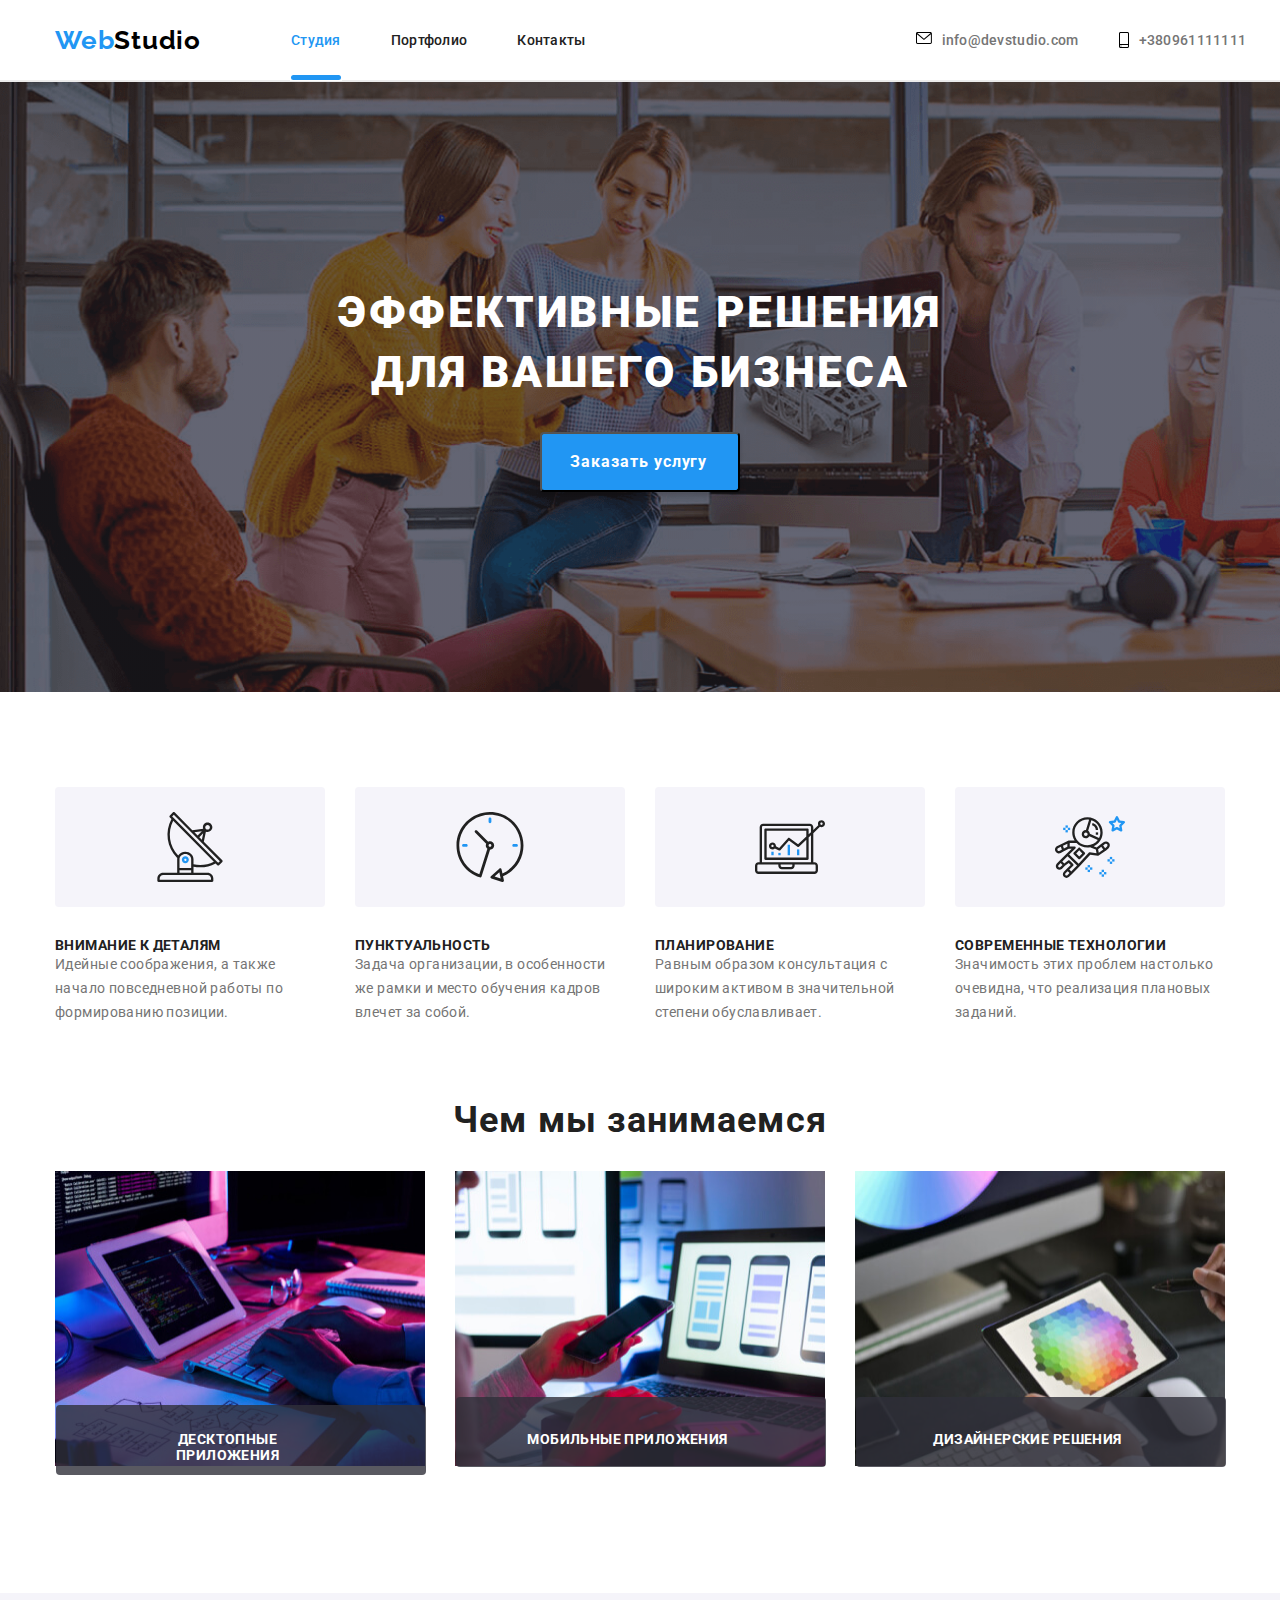
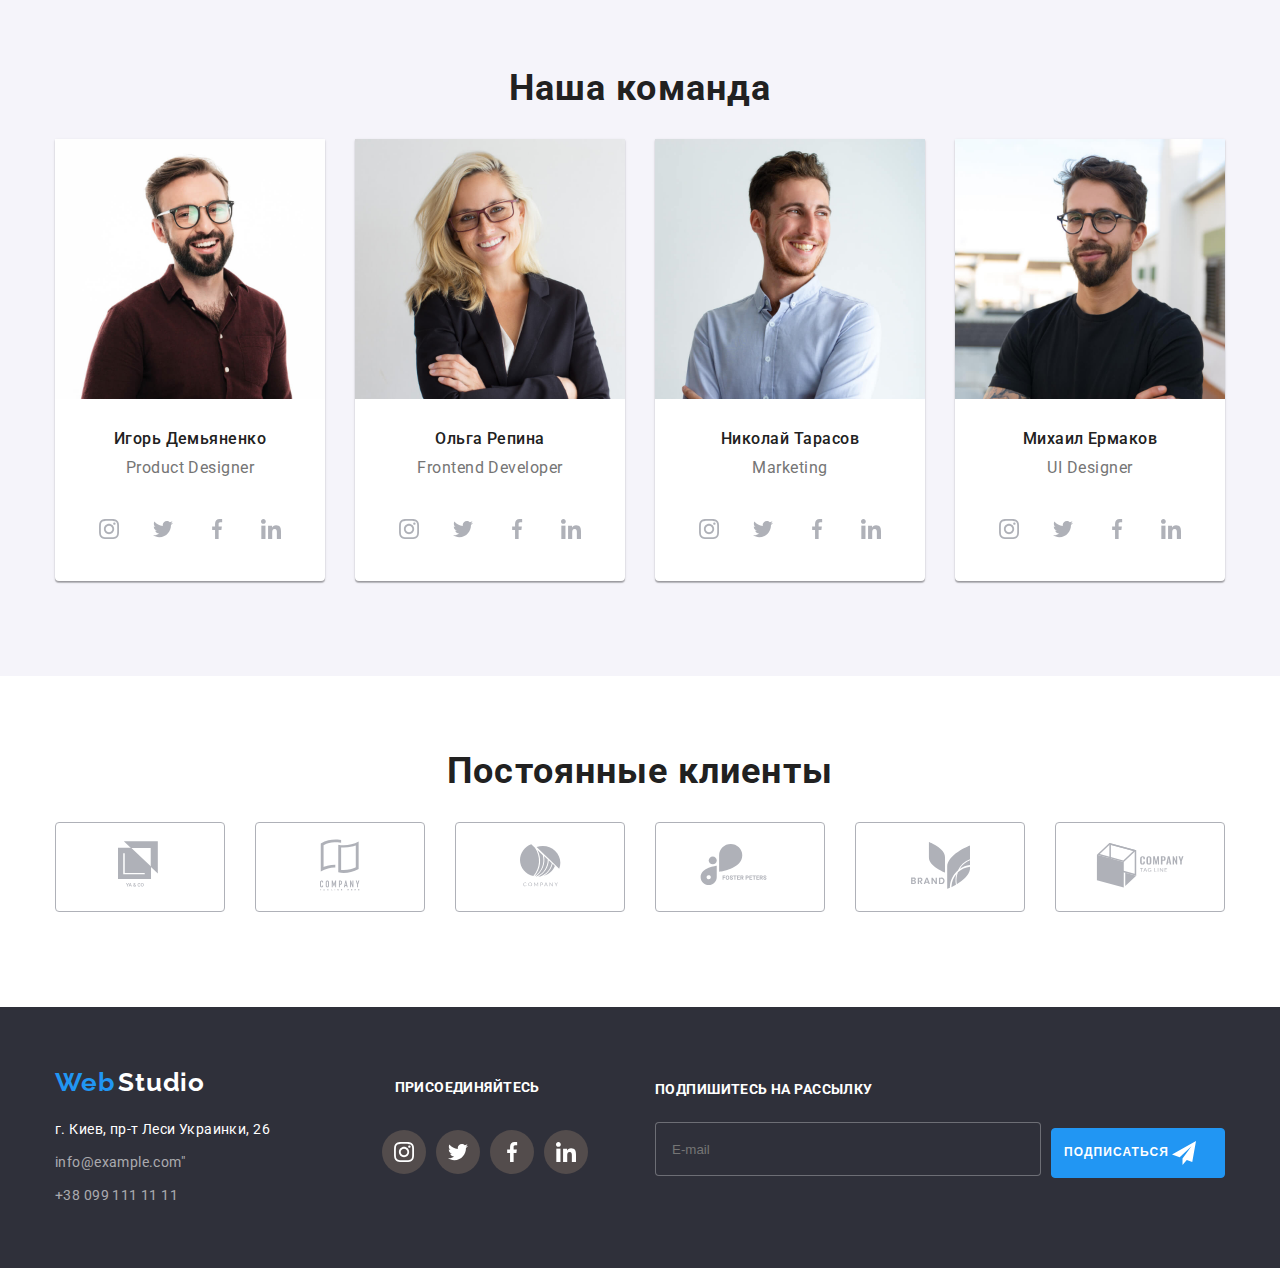
<file: index.html>
<!DOCTYPE html>
<html lang="ru">
  <head>
    <meta charset="UTF-8" />
    <meta name="viewport" content="width=device-width, initial-scale=1.0" />
    <link
      href="https://fonts.googleapis.com/css2?family=Raleway:wght@700&family=Roboto:wght@400;500;700;900&display=swap"
      rel="stylesheet"
    />
    <link rel="stylesheet" href="./css/styles.css" />
    <title>Web Studio</title>
  </head>
  <body>
    <!--HEADER-->
    <header class="header">
 <div class="container">
      <nav class="navigation" >
        <a class="logo list link" href="">Web</a>
        <a class="logo-1 list link" href="">Studio</a>
        <ul class="navigation-list list">
          <li class="navigation-list-item">
            <a class="navigation-list-link link">
             <a href="" class="menu-link">Студия</a></a>
          </li>
          <li class="navigation-list-item">
            <a class="navigation-list-link link">
              <a href="./portfolio.html" class="menu-link-1">Портфолио</a>
          </a>  
        </li>
          <li class="navigation-list-item">
            <a class="navigation-list-link link">
              <a href="" class="menu-link-1">Контакты</a>
          </a></li>
        </ul>
      <address class="address" >
        <div class="header-tel">
          <div class="add-1">
           <a class="header-tel-link link add-1" href="mailto:info@devstudio.com" width="161">info@devstudio.com 
              <svg class="add-svg-1" width="16" height="12">
          <use href="./images/sprite-svg.svg#icon-envelope"> </use>
                    </svg>  
                  </a> </div>
                  <div class="add-2">
                    <a class="header-tel-link link add-2" href="tel:+380961111111" width="142">+380961111111
            <svg class="add-svg-2" width="10" height="16">
                      <use href="./images/sprite-svg.svg#icon-smartphone"></use>
                  </svg> 
                </a>  </div>
        </div>
       </address>
      </nav> 
    </div> 
    </header>
    <main>
      <!--HERO-->
      <section class="section-heading">
      <div class="container">
          <h1 class="heading">Эффективные решения <br> для вашего бизнеса </h1>
          <button class="modal-btn" type="button" data-modal-open >Заказать услугу</button>
        </div>
      </section>
      <!--DETAILS-->
      <section class="section-details">
        <div class="container">
          <ul class="navigation-list list">
            <li class="about-details">
              <div class="details-1">
              <b class="about-details-heading">Внимание к деталям</b>
              <p class="about-details-text" >Идейные соображения, а также начало повседневной работы по формированию позиции.</p>
            </div></li>
            <li class="about-details">
              <div class="details-2">
              <b class="about-details-heading">Пунктуальность</b>
              <p class="about-details-text" >Задача организации, в особенности же рамки и место обучения кадров влечет за собой.</p>
            </div> </li>
            <li class="about-details" >
              <div class="details-3"> 
                <b class="about-details-heading">Планирование</b>
              <p class="about-details-text" >Равным образом консультация с широким активом в значительной степени обуславливает.</p>
            </div>  </li>
            <li class="about-details" >
              <div class="details-4"> 
                 <b class="about-details-heading">Современные технологии</b>
              <p class="about-details-text">Значимость этих проблем настолько очевидна, что реализация плановых заданий.</p>
            </div>  </li>
          </ul>
        </div>
      </section>

       <!--OUR WORK-->
       <section class="section-work">
        <div class="container"> 
        <h2 class="section-work-heading">Чем мы занимаемся</h2>
        <ul class="section-work-list list">
          <li class="images-work-item">
            <img class="work-img" src="./images/our-work/img-desktopapp.jpg" alt="ноутбук" width="370" height="295">
               <p class="for-img-1">Десктопные приложения</p>
            </li>
             <li class="images-work-item">
            <img class="work-img" src="./images/our-work/img-mobileapp.jpg" alt="мобильный телефон" width="370" height="295">
          <p class="for-img-1">Мобильные приложения</p>
         </li>
           <li class="images-work-item">
             <img class="work-img" src="./images/our-work/img-design.jpg" alt="монитор компьютера" width="370" height="295">
           <p class="for-img-1">Дизайнерские решения</p> 
           </li>
           </ul>
        </div>
      </section>

      <!-- OUR COMAND -->
      <section class="section-command">
      <div class="container">
        <h2 class="section-command-heading">Наша команда</h2>
           <ul class="section-command-list list">
          <li class="command-item">
            <img src="./images/we/img-igor.jpg" alt="дизайнер продукта" width="270" height="260" />
            <div class="section-command-social">
            <h3 class="section-command-name">Игорь Демьяненко</h3>
            <p class="section-command-proffesion" lang="en">Product Designer</p>
              <ul class="social-list list">
              <li class="social-list-item">
                  <a class="social-list-link" href="">
                   <svg class="social-list-svg">
                          <use href="./images/sprite-svg.svg#icon-instagram"></use>
                      </svg>
                  </a>
              </li>
              <li class="social-list-item">
                  <a class="social-list-link" href="">
                      <svg class="social-list-svg">
                          <use href="./images/sprite-svg.svg#icon-twitter"></use>
                      </svg>
                  </a>
              </li>
              <li class="social-list-item">
                  <a class="social-list-link" href="">
                      <svg class="social-list-svg">
                          <use href="./images/sprite-svg.svg#icon-facebook"></use>
                      </svg>
                  </a>
              </li>
              <li class="social-list-item">
                  <a class="social-list-link" href="">
                      <svg class="social-list-svg">
                          <use href="./images/sprite-svg.svg#icon-linkedin"></use>
                      </svg>
                  </a>
              </li>
          </ul>
        </div>
      </li>
          <li class="command-item">
            <img src="./images/we/img-olga.jpg" alt="фронтенд-разработчик" width="270" height="260" />
            <div class="section-command-social">
               <h3 class="section-command-name">Ольга Репина</h3>
            <p class="section-command-proffesion" lang="en">Frontend Developer</p>
            <ul class="social-list list">
              <li class="social-list-item">
                  <a class="social-list-link" href="">
                      <svg class="social-list-svg">
                          <use href="./images/sprite-svg.svg#icon-instagram"></use>
                      </svg>
                  </a>
              </li>
              <li class="social-list-item">
                  <a class="social-list-link" href="">
                      <svg class="social-list-svg">
                          <use href="./images/sprite-svg.svg#icon-twitter"></use>
                      </svg>
                  </a>
              </li>
              <li class="social-list-item">
                  <a class="social-list-link" href="">
                      <svg class="social-list-svg">
                          <use href="./images/sprite-svg.svg#icon-facebook"></use>
                      </svg>
                  </a>
              </li>
              <li class="social-list-item">
                  <a class="social-list-link" href="">
                      <svg class="social-list-svg">
                          <use href="./images/sprite-svg.svg#icon-linkedin"></use>
                      </svg>
                  </a>
              </li>
          </ul>
        </div>
          <li class="command-item" >
            <img src="./images/we/img-nik.jpg" alt="маркетолог" width="270" height="260" />
            <div class="section-command-social">
            <h3 class="section-command-name">Николай Тарасов</h3>
            <p class="section-command-proffesion" lang="en">Marketing</p>
            <ul class="social-list list">
              <li class="social-list-item">
                  <a class="social-list-link" href="">
                      <svg class="social-list-svg">
                          <use href="./images/sprite-svg.svg#icon-instagram"></use>
                      </svg>
                  </a>
              </li>
              <li class="social-list-item">
                  <a class="social-list-link" href="">
                      <svg class="social-list-svg">
                          <use href="./images/sprite-svg.svg#icon-twitter"></use>
                      </svg>
                  </a>
              </li>
              <li class="social-list-item">
                  <a class="social-list-link" href="">
                      <svg class="social-list-svg">
                          <use href="./images/sprite-svg.svg#icon-facebook"></use>
                      </svg>
                  </a>
              </li>
              <li class="social-list-item">
                  <a class="social-list-link" href="">
                      <svg class="social-list-svg">
                          <use href="./images/sprite-svg.svg#icon-linkedin"></use>
                      </svg>
                  </a>
              </li>
          </ul> 
        </div>
          </li>
          <li class="command-item">
            <img src="./images/we/img-mikle.jpg" alt="дизайнер интерфейса" width="270" height="260" />
            <div class="section-command-social">
               <h3 class="section-command-name">Михаил Ермаков</h3>
            <p class="section-command-proffesion" lang="en">UI Designer</p>
              <ul class="social-list list">
              <li class="social-list-item">
                  <a class="social-list-link" href="">
                      <svg class="social-list-svg">
                          <use href="./images/sprite-svg.svg#icon-instagram"></use>
                      </svg>
                  </a>
              </li>
              <li class="social-list-item">
                  <a class="social-list-link" href="">
                      <svg class="social-list-svg">
                          <use href="./images/sprite-svg.svg#icon-twitter"></use>
                      </svg>
                  </a>
              </li>
              <li class="social-list-item">
                  <a class="social-list-link" href="">
                      <svg class="social-list-svg">
                          <use href="./images/sprite-svg.svg#icon-facebook"></use>
                      </svg>
                  </a>
              </li>
              <li class="social-list-item">
                  <a class="social-list-link" href="">
                      <svg class="social-list-svg">
                          <use href="./images/sprite-svg.svg#icon-linkedin"></use>
                      </svg>
                  </a>
              </li>
          </ul>
        </div>
      </li>
    </ul>
</div>
</section>

      <!--OUR CLIENTS-->
      <section class="section-clients">
        <div class="container"> 
        <h2 class="section-our-clients">Постоянные клиенты</h2>
        <ul class="section-clients-list list">
         <div class="clients-elements">
            <li class="images-client">
            <a class="images-client-link" href="">
                <svg class="client-svg-1" >
                    <use href="./images/sprite-svg.svg#icon-logo-1"></use>
                </svg>
            </a>
        </li> 
         <li class="images-client">
            <a class="images-client-link" href="">
                <svg class="client-svg-2">
                    <use href="./images/sprite-svg.svg#icon-logo-2"></use>
                </svg>
            </a>
        </li>
        <li class="images-client">
          <a class="images-client-link" href="">
              <svg class="client-svg-3">
                  <use href="./images/sprite-svg.svg#icon-object"></use>
              </svg>
          </a>
      </li>
      <li class="images-client">
        <a class="images-client-link" href="">
            <svg class="client-svg-4">
                <use href="./images/sprite-svg.svg#icon-logo-4"></use>
            </svg>
        </a>
    </li>
      <li class="images-client">
        <a class="images-client-link" href="">
            <svg class="client-svg-5">
                <use href="./images/sprite-svg.svg#icon-logo-5"></use>
            </svg>
        </a>
    </li>
    <li class="images-client">
      <a class="images-client-link" href="">
          <svg class="client-svg-6">
              <use href="./images/sprite-svg.svg#icon-logo-6"></use>
          </svg>
      </a>
  </li></div>
        </ul>
        </div>
      </section>
    </main>

   <!-- CONTACT INFO -->
 <footer class="footer">
  <div class="container">
    <div class="contact-all">
   <div class="contact-info">
    <a class="logo link" href="">Web</a>
     <a class="logo-1 link" href="">Studio </a>
     <address class="address">
      <ul class="address-list list link">
        <li class="address-list-item">
          <a class="address-location link" href="г. Киев, пр-т Леси Украинки, 26" target="_blank">г. Киев, пр-т Леси Украинки, 26</a>
        </li>
        <li class="address-list-item">
          <a class="address-mail link" href="mailto:info@example.com">info@example.com"</a>
        </li>
        <li>
          <a class="address-tel link" href="tel:+380991111111">+38 099 111 11 11</a>
        </li>
      </ul>
    </address>
  </div> 
  <div class="social">
   <a class="logo-0">ПРИСОЕДИНЯЙТЕСЬ</a>
  <ul class="social-list list">
    <li class="social-list-item">
      <a class="social-list-link" href="">
          <div class="svg"><svg class="social-list-svg">
              <use href="./images/sprite-svg.svg#icon-instagram"></use>
          </svg></div>
      </a>
  </li>
  <li class="social-list-item">
      <a class="social-list-link" href="">
          <svg class="social-list-svg">
              <use href="./images/sprite-svg.svg#icon-twitter"></use>
          </svg>
      </a>
  </li>
  <li class="social-list-item">
      <a class="social-list-link" href="">
          <svg class="social-list-svg">
              <use href="./images/sprite-svg.svg#icon-facebook"></use>
          </svg>
      </a>
  </li>
  <li class="social-list-item">
      <a class="social-list-link" href="">
          <svg class="social-list-svg">
              <use href="./images/sprite-svg.svg#icon-linkedin"></use>
          </svg>
      </a>
  </li>  
 </ul>
  </div>
  <!-- CONTACT FORM -->
  <div class="contact-form-wrapper">
          <a class="text-footer">Подпишитесь на рассылку</a>
          <form action="#" class="contact-form">
              <label class="modal-form-field">
               <span class="modal-form-field-wrapper">
               <input type="tel" name="user-phone" placeholder="E-mail" class="modal-form-input-1" required>
           </span>  
           </label> 
       <button type="submit" class="modal-form-btn-f">Подписаться</button> 
      </form>
     </div> </div></div>
    </footer>
  <div class="backdrop is-hidden" data-modal>
    <div class="modal">
        <button type="button" class="close-btn" data-modal-close> <svg class="btn-svg" width="11" height="11" >
          <use href="./images/sprite-svg.svg#icon-vector-x"></use>
      </svg></button>
      <form action="#" class="modal-form">
        <h2 class="for-contact">Оставьте свои данные, мы вам перезвоним</h2>
        <div class="form-1">
           <label class="modal-form-field">
           Имя
            <span class="modal-form-field-wrapper">
                <input type="text" name="user-name" class="modal-form-input" required>
                <svg width="18" height="18" class="modal-form-svg-icon">
                    <use href="./images/sprite-svg.svg#icon-vector"></use>
                </svg>
            </span>
        </label>
        <label class="modal-form-field">
            Телефон
            <span class="modal-form-field-wrapper">
            <input type="tel" name="user-phone" class="modal-form-input" required>
            <svg width="18" height="18" class="modal-form-svg-icon">
              <use href="./images/sprite-svg.svg#icon-vector-1"></use>
          </svg>
        </span>
        </label>
        <label class="modal-form-field">
         Почта
          <span class="modal-form-field-wrapper">
          <input type="tel" name="user-phone" class="modal-form-input" required>
          <svg width="18" height="18" class="modal-form-svg-icon">
            <use href="./images/sprite-svg.svg#icon-email-black"></use>
        </svg>
      </span>
      </label>
      <label class="modal-form-field">
      Комментарий  
     <div class="modal-form-text"><textarea name="user-message" id="" cols="60" rows="20" placeholder="Введите текст" class="modal-form-message"></textarea>
     </div> </label> 
     <input type="checkbox" name="user-policy" value="accept-policy" id="check-policy"
     class="modal-form-policy visually-hidden">
     <label for="check-policy" class="modal-form-policy-label">
            Соглашаюсь с рассылкой и принимаю <a href="#">Условия договора</a>
        </label>
        <button type="submit" class="modal-form-btn">Отправить</button>
      </div> </form>
</div>

  <script src="./js/modal.js"></script>

</body>
</html>
</file>
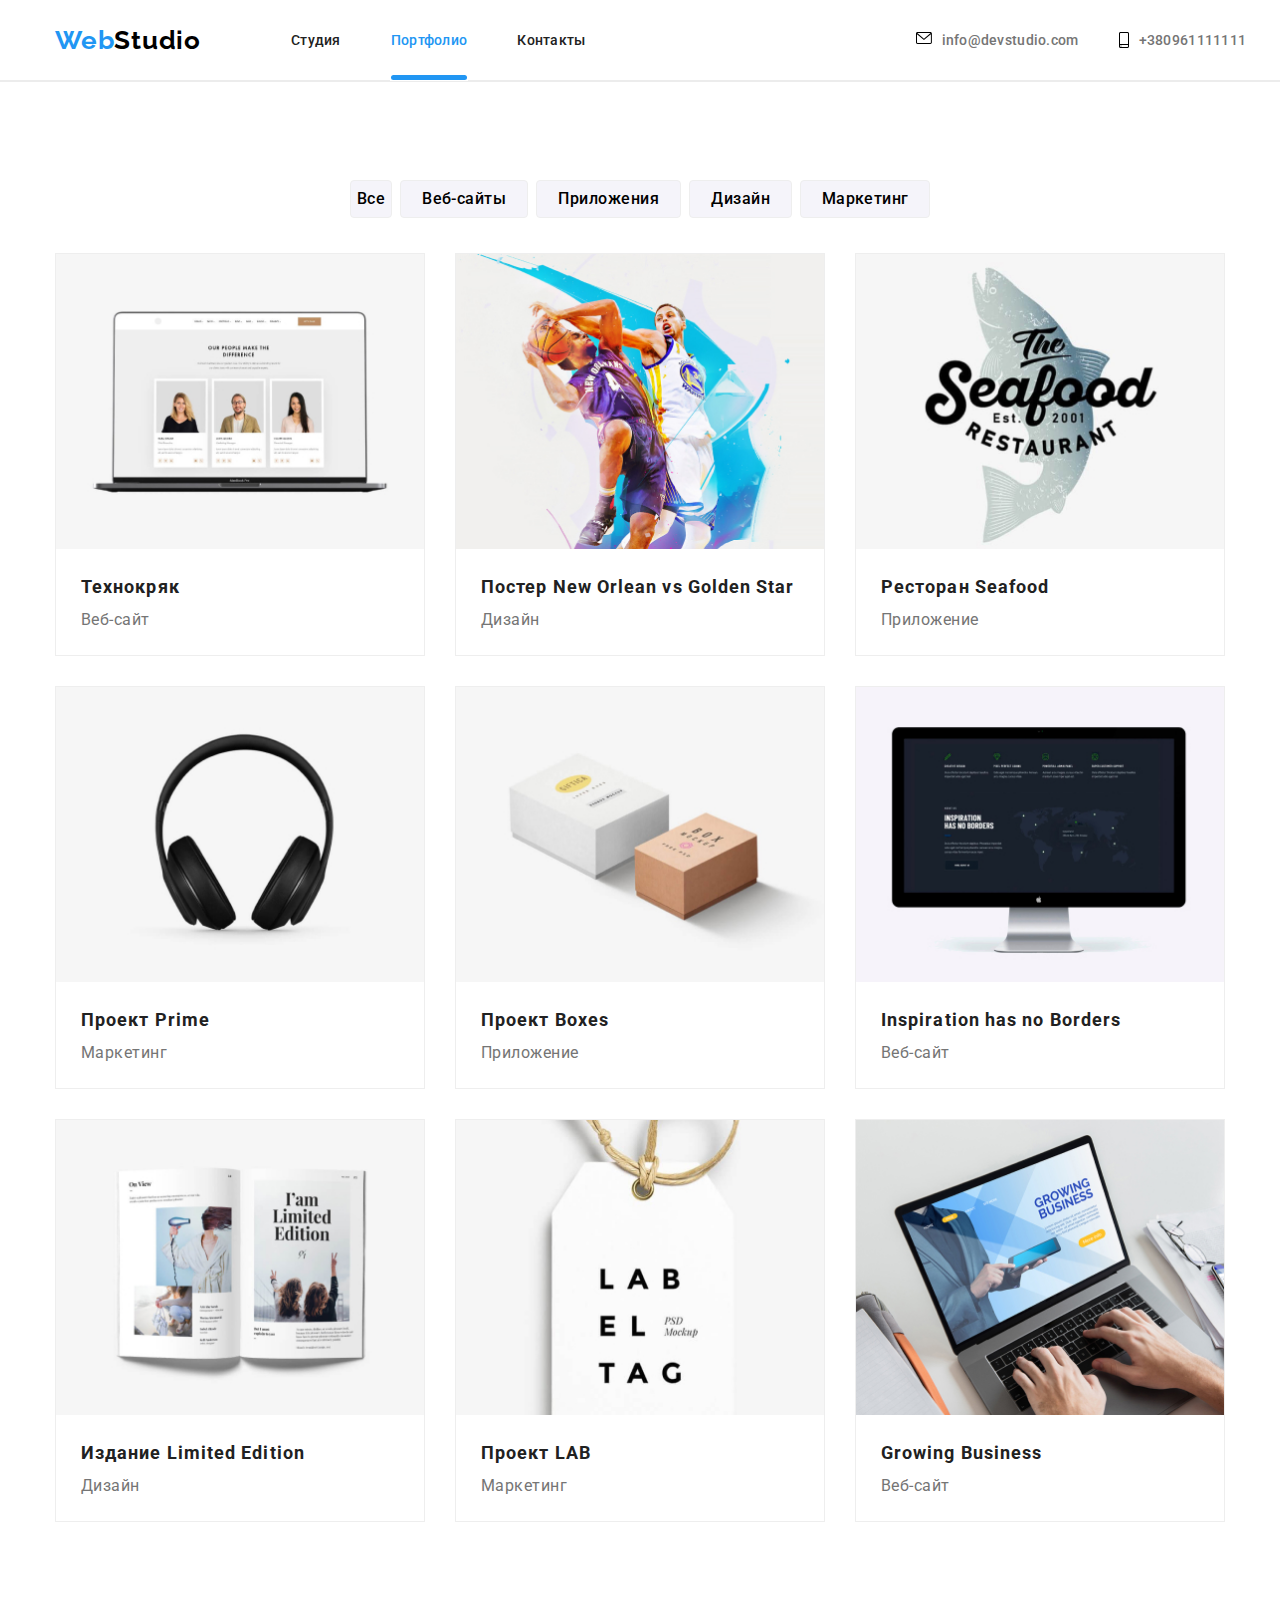
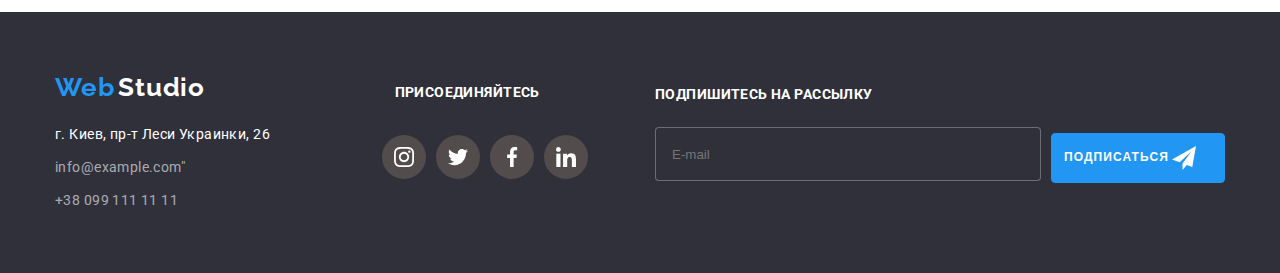
<file: portfolio.html>
<!DOCTYPE html>
<html lang="en">
  <head>
    <meta charset="UTF-8" />
    <meta name="viewport" content="width=device-width, initial-scale=1.0" />
    <link
      href="https://fonts.googleapis.com/css2?family=Raleway:wght@700&family=Roboto:wght@400;500;700;900&display=swap"
      rel="stylesheet"
    />
    <link rel="stylesheet" href="./css/styles.css" />
    <title>Portfolio</title>
  </head>
  <body>
     <!--HEADER-->
    <header class="header">
      <div class="container">
           <nav class="navigation" >
             <a class="logo list link" href="">Web</a>
             <a class="logo-1 list link" href="">Studio</a>
             <ul class="navigation-list list">
               <li class="navigation-list-item">
                 <a class="navigation-list-link link">
                  <a href="./index.html" class="menu-link-1">Студия</a></a>
               </li>
               <li class="navigation-list-item">
                 <a class="navigation-list-link link">
                   <a href="" class="menu-link-p">Портфолио</a>
               </a>  
             </li>
               <li class="navigation-list-item">
                 <a class="navigation-list-link link">
                   <a href="" class="menu-link-1">Контакты</a>
               </a></li>
             </ul>
           <address class="address" >
             <div class="header-tel">
               <div class="add-1">
                <a class="header-tel-link link add-1" href="mailto:info@devstudio.com">info@devstudio.com  
                   <svg class="add-svg-1" width="16" height="12">
               <use href="./images/sprite-svg.svg#icon-envelope"> </use>
                         </svg>  
                       </a> </div>
                       <div class="add-2">
                         <a class="header-tel-link link add-2" href="tel:+380961111111">+380961111111
                 <svg class="add-svg-2" width="10" height="16">
                           <use href="./images/sprite-svg.svg#icon-smartphone"></use>
                       </svg> 
                     </a>  </div>
             </div>
            </address>
           </nav> 
         </div> 
         </header>
         <main>
      <!--HERO-->
      <section class="hero">
        <div class="container">
       <ul class="btn-all">
        <button class="modal-btn-1" type="button">Все</button> 
           <button class="modal-btn-1-two" type="button">Веб-сайты</button> 
          <button class="modal-btn-1-three" type="button">Приложения</button> 
           <button class="modal-btn-1-four" type="button">Дизайн</button> 
           <button class="modal-btn-1-five" type="button">Маркетинг</button> 
        </ul>
        </div>
      </section>
      <!-- Our work -->
      <section class="section-work-1">
      <div class="container">
        <ul class="section-work-list-1 list">
          <li class="section-work-item">
            <div class="section-work-item-all">
              <div class="section-work-img">
                <img class="img-portf" src="./images-portfolio/img-technokriak.jpg" alt="технокряк" width="370" height="295" />
              </div> 
              <div class="overlay">
               <p class="text-overlay">Технокряк это современная площадка распространения коронавируса. Компании используют эту платформу для цифрового шпионажа и атак на защищённые сервера конкурентов.</p> 
              </div>
             <div class="text">
                 <h3 class="section-work-heading-1">Технокряк</h3>
           <p class="section-work-app">Веб-сайт</p>
            </div>
           </div>
          </li>
          <li class="section-work-item">
            <div class="section-work-item-all">
             <img class="img-portf" src="./images-portfolio/img-poster.jpg" alt="постер" width="370" height="295" />
           <div class="text">
            <h3 class="section-work-heading-1" lang="ru,en">Постер New Orlean vs Golden Star</h3>
            <p class="section-work-app">Дизайн</p>
             </div> 
            </div>
          </li>
          <li class="section-work-item">
            <div class="section-work-item-all">
            <img class="img-portf" src="./images-portfolio/img-restaurant.jpg" alt="логотип ресторана" width="370" height="295" />
            <div class="text">
            <h3 class="section-work-heading-1" lang="ru,en">Ресторан Seafood</h3>
            <p class="section-work-app">Приложение</p>
             </div> </div>
          </li>
          <li class="section-work-item">
            <div class="section-work-item-all"> 
              <img class="img-portf" src="./images-portfolio/img-prime.jpg" alt="наушники" width="370" height="295" />
              <div class="text">
            <h3 class="section-work-heading-1" lang="ru,en">Проект Prime</h3>
            <p class="section-work-app">Маркетинг</p>
         </div> </div>
          </li>
          <li class="section-work-item">
            <div class="section-work-item-all">
               <img class="img-portf" src="./images-portfolio/img-boxes.jpg" alt="коробки" width="370" height="295" />
           <div class="text">
            <h3 class="section-work-heading-1" lang="ru,en">Проект Boxes</h3>
            <p class="section-work-app">Приложение</p>
             </div> </div>
          </li>
          <li class="section-work-item">
            <div class="section-work-item-all">
               <img class="img-portf" src="./images-portfolio/img-inspiration.jpg" alt="монитор" width="370" height="295" />
            <div class="text">
            <h3 class="section-work-heading-1" lang="en">Inspiration has no Borders</h3>
            <p class="section-work-app">Веб-сайт</p>
             </div> 
            </div>
          </li>
          <li class="section-work-item">
            <div class="section-work-item-all">
               <img class="img-portf" src="./images-portfolio/img-edition.jpg" alt="журнал" width="370" height="295" />
           <div class="text">
            <h3 class="section-work-heading-1" lang="ru,en">Издание Limited Edition</h3>
            <p class="section-work-app">Дизайн</p>
             </div> 
            </div>
          </li>
          <li class="section-work-item">
            <div class="section-work-item-all">
               <img class="img-portf" src="./images-portfolio/img-lab.jpg" alt="бирка" width="370" height="295" />
           <div class="text">
            <h3 class="section-work-heading-1" lang="ru,en">Проект LAB</h3>
            <p class="section-work-app">Маркетинг</p>
             </div> 
            </div>
          </li>
          <li class="section-work-item">
            <div class="section-work-item-all">
               <img class="img-portf" src="./images-portfolio/img-growing-business.jpg " alt="ноутбук" width="370" height="295" />
           <div class="text">
            <h3 class="section-work-heading-1" lang="en">Growing Business</h3>
            <p class="section-work-app">Веб-сайт</p>
             </div> 
            </div>
          </li>
        </ul>
        </div>
      </section>
    </main>
 <!-- CONTACT INFO -->
  <footer class="footer">
    <div class="container">
      <div class="contact-all">
     <div class="contact-info">
      <a class="logo link" href="">Web</a>
       <a class="logo-1 link" href="">Studio </a>
       <address class="address">
        <ul class="address-list list link">
          <li class="address-list-item">
            <a class="address-location link" href="г. Киев, пр-т Леси Украинки, 26" target="_blank">г. Киев, пр-т Леси Украинки, 26</a>
          </li>
          <li class="address-list-item">
            <a class="address-mail link" href="mailto:info@example.com">info@example.com"</a>
          </li>
          <li>
            <a class="address-tel link" href="tel:+380991111111">+38 099 111 11 11</a>
          </li>
        </ul>
      </address>
    </div> 
    <div class="social">
     <a class="logo-0">ПРИСОЕДИНЯЙТЕСЬ</a>
    <ul class="social-list list">
      <li class="social-list-item">
        <a class="social-list-link" href="">
            <div class="svg"><svg class="social-list-svg">
                <use href="./images/sprite-svg.svg#icon-instagram"></use>
            </svg></div>
        </a>
    </li>
    <li class="social-list-item">
        <a class="social-list-link" href="">
            <svg class="social-list-svg">
                <use href="./images/sprite-svg.svg#icon-twitter"></use>
            </svg>
        </a>
    </li>
    <li class="social-list-item">
        <a class="social-list-link" href="">
            <svg class="social-list-svg">
                <use href="./images/sprite-svg.svg#icon-facebook"></use>
            </svg>
        </a>
    </li>
    <li class="social-list-item">
        <a class="social-list-link" href="">
            <svg class="social-list-svg">
                <use href="./images/sprite-svg.svg#icon-linkedin"></use>
            </svg>
        </a>
    </li>  
   </ul>
    </div>
    <!-- CONTACT FORM -->
    <div class="contact-form-wrapper">
            <a class="text-footer">Подпишитесь на рассылку</a>
            <form action="#" class="contact-form">
                <label class="modal-form-field">
                 <span class="modal-form-field-wrapper">
                 <input type="tel" name="user-phone" placeholder="E-mail" class="modal-form-input-1" required>
             </span>  
             </label> 
         <button type="submit" class="modal-form-btn-f">Подписаться</button> 
        </form>
       </div> </div></div>
      </footer>
</body>
</html>
</file>
<file: css/styles.css>
:root {
  --main-font: "Roboto", sans-serif;
  --secondary-font: "Raleway", sans-serif;
}

*,
*::before,
*::after {
  margin: 0;
}

body {
  font-family: var(--main-font);
  font-style: normal;
}

.list {
  list-style: none;
}

.link {
  text-decoration: none;
}
.address {
  font-style: normal;
}

img {
  display: block;
}
.container {
  width: 1170px;
  margin: 0 auto;
}
ul {
  padding: 0;
}
/*<-----HEADER------->*/
.header {
  justify-content: space-between;
  border-bottom: 1px solid #ececec;
  border-bottom-width: 0.2vw;
  height: 80px;
  padding-top: 0px;
}
.navigation {
  display: flex;
  align-items: center;
}
.navigation-list {
  display: flex;
}
.header .logo-1 {
  margin-right: 90px;
}
.navigation-list-item:not(:last-child) {
  margin-right: 50px;
}
.header .header-tel {
  display: flex;
  flex-direction: row;
}
.header .address {
  padding-left: 300px;
}

.add-1 {
  display: flex;
  flex-direction: row-reverse;
}
.add-2 {
  display: flex;
  flex-direction: row-reverse;
}
.add-svg-1 {
  padding-right: 10px;
}
.add-svg-2 {
  padding-right: 10px;
}
.header-tel-link {
  padding-left: 30px;
  padding-right: 10px;
  color: #757575;
}
.logo,
.logo-1 {
  font-family: var(--secondary-font);
  font-style: 400;
  font-weight: 700;
  font-size: 26px;
  line-height: 1.192;
  letter-spacing: 0.03em;
}
.logo {
  color: #2196f3;
}
.logo-1 {
  color: #000000;
}
.footer .logo-1 {
  color: #ffffff;
}
.logo-0 {
  font-family: var(--main-font);
  font-style: 400;
  font-weight: 700;
  font-size: 14px;
  line-height: 16px;
  letter-spacing: 0.03em;
  color: #ffffff;
  text-decoration: none;
}
.navigation-list-link:hover,
.navigation-list-link:focus,
.header-tel-link:hover,
.header-tel-link:focus {
  color: #2196f3;
  transition: all 250ms cubic-bezier(0.4, 0, 0.2, 1);
}
.navigation-list,
.header-tel-link {
  font-style: 400;
  font-weight: 500;
  font-size: 14px;
  line-height: 1.143;
  letter-spacing: 0.02em;
}
.navigation-list {
  color: #212121;
}
.add-1:hover .add-svg-1 {
  fill: #2196f3;
}
.add-2:hover .add-svg-2 {
  fill: #2196f3;
}
/*<-----HEADER-END------->*/

/*<-----HERO------->*/
.heading {
  font-family: var(--main-font);
  font-style: 400;
  font-weight: 900;
  font-size: 44px;
  line-height: 1.364;
  text-align: center;
  letter-spacing: 0.06em;
  text-transform: uppercase;
  color: #ffffff;
}

.modal-btn {
  font-family: var(--main-font);
  font-style: 400;
  font-weight: 700;
  font-size: 16px;
  line-height: 1.875;
  display: flex;
  align-items: center;
  text-align: center;
  letter-spacing: 0.06em;
  color: #ffffff;
  width: 200px;
  height: 50px;
  background: #2196f3;
  box-shadow: 0px 4px 4px rgba(0, 0, 0, 0.15);
  border-radius: 4px;
  padding: 28px;
  margin: 0 auto;
}
.section-heading {
  display: flex;
  padding-top: 200px;
  padding-bottom: 200px;
  background-image: url("../images/heading/img.png");
  background-repeat: no-repeat;
  background-size: cover;
  fill: #2f303a, 40%;
  flex-grow: 1;
  background-color: rgba(47, 48, 58, 0.4);
  background-image: linear-gradient(rgba(47, 48, 58, 0.4), rgba(47, 48, 58, 0.4)), url("../images/heading/img.png");
}
.section-heading .heading {
  text-align: center;
  margin-bottom: 30px;
}
.section-heading .modal-btn {
  margin: 0 auto;
}
/*<-----END HERO------->*/

/*<!--DETAILS-->*/

.section-details {
  display: flex;
  padding-top: 80px;
}
.about-details-heading {
  font-family: var(--main-font);
  font-style: 400;
  font-weight: 700;
  font-size: 14px;
  line-height: 1.143;
  letter-spacing: 0.03em;
  text-transform: uppercase;
  color: #212121;
}
.about-details-text {
  font-family: var(--main-font);
  font-style: 400;
  font-weight: 400;
  font-size: 14px;
  line-height: 1.71;
  letter-spacing: 0.03em;
  color: #757575;
}
.section-details {
  padding-top: 95px;
  padding-bottom: 95px;
}
.section-details .about-details:not(:last-child) {
  margin-right: 30px;
}
.section-details .about-details {
  width: 270px;
}
.details-1::before {
  display: block;
  content: "";
  width: 270px;
  height: 120px;
  background-image: url("../images/svg-for-sprite/antenna.svg");
  background-position: center;
  background-repeat: no-repeat;
  background-color: #f5f4fa;
  border-radius: 4px;
  flex-grow: 1;
  background-image: linear-gradient(#F5F4FA), rgba(#F5F4FA)), url("../images/svg-for-sprite/antenna.svg");
  margin-bottom: 30px;
}
.details-2::before {
  display: block;
  content: "";
  width: 270px;
  height: 120px;
  background-image: url("../images/svg-for-sprite/clock.svg");
  background-position: center;
  background-repeat: no-repeat;
  background-color: #f5f4fa;
  border-radius: 4px;
  flex-grow: 1;
  background-image: linear-gradient(#F5F4FA), rgba(#F5F4FA)), url("../images/svg-for-sprite/clock.svg");
  margin-bottom: 30px;
}
.details-3::before {
  display: block;
  content: "";
  width: 270px;
  height: 120px;
  background-image: url("../images/svg-for-sprite/diagram.svg");
  background-position: center;
  background-repeat: no-repeat;
  background-color: #f5f4fa;
  border-radius: 4px;
  flex-grow: 1;
  background-image: linear-gradient(#F5F4FA), rgba(#F5F4FA)), url("../images/svg-for-sprite/diagram.svg");
  margin-bottom: 30px;
}
.details-4::before {
  display: block;
  content: "";
  width: 270px;
  height: 120px;
  background-image: url("../images/svg-for-sprite/astronaut.svg");
  background-position: center;
  background-repeat: no-repeat;
  background-color: #f5f4fa;
  border-radius: 4px;
  flex-grow: 1;
  background-image: linear-gradient(#F5F4FA), rgba(#F5F4FA)), url("../images/svg-for-sprite/astronaut.svg");
  margin-bottom: 30px;
}

/*<!--END DETAILS-->*/

/*<!--OUR WORK-- +-- OUR COMAND --> >*/

.section-work-heading,
.section-command-heading,
.section-our-clients {
  font-family: var(--main-font);
  font-style: 400;
  font-weight: 700;
  font-size: 36px;
  line-height: 1.167px;
  text-align: center;
  letter-spacing: 0.03em;
  color: #212121;
}
/*<!--END OUR WORK-- +-- OUR COMAND --> >*/

/*<!--OUR WORK--> >*/

.section-work {
  padding-bottom: 95px;
}
.section-work .section-work-heading {
  text-align: center;
  margin-bottom: 50px;
}
.section-work .section-work-list {
  display: flex;
  width: 370px;
}
.section-work .images-work-item:not(:last-child) {
  margin-right: 30px;
}
.section-work-item:hover {
  box-shadow: 0px 1px 1px rgba(0, 0, 0, 0.12), 0px 4px 4px rgba(0, 0, 0, 0.06), 1px 4px 6px rgba(0, 0, 0, 0.16);
  transform: scale(1);
}
/*<!--END OUR WORK--> >*/

/*<!-- OUR COMAND -->*/

.section-command-name {
  font-family: var(--main-font);
  font-style: 400;
  font-weight: 500;
  font-size: 16px;
  line-height: 1.188;
  text-align: center;
  letter-spacing: 0.03em;
  color: #212121;
}
.section-command-proffesion {
  font-family: var(--main-font);
  font-style: 400;
  font-weight: 400;
  font-size: 16px;
  line-height: 1.188;
  text-align: center;
  letter-spacing: 0.03em;
  color: #757575;
}
.section-command {
  padding-top: 95px;
  padding-bottom: 95px;
  background: #f5f4fa;
}
.section-command .section-command-heading {
  text-align: center;
  margin-bottom: 50px;
}
.section-command .command-item {
  background: #ffffff;
  box-shadow: 0px 1px 3px rgba(0, 0, 0, 0.12), 0px 1px 1px rgba(0, 0, 0, 0.14), 0px 2px 1px rgba(0, 0, 0, 0.2);
  border-radius: 0px 0px 4px 4px;
}
.section-command .section-command-list {
  display: flex;
  width: 270px;
}
.section-command .command-item:not(:last-child) {
  margin-right: 30px;
}
.section-command .section-command-name {
  padding-top: 30px;
  padding-bottom: 10px;
}
.section-command .section-command-proffesion {
  padding-bottom: 15px;
}
/*<!--END OUR COMAND -->*/

/*------SOCIAL-----*/

.social-list {
  display: flex;
  justify-content: space-between;
  width: 206px;
  padding-left: 32px;
  padding-right: 30px;
}
.social-list-link {
  display: flex;
  align-items: center;
  justify-content: center;
  width: 44px;
  height: 44px;
  border-radius: 50%;
  background-position: center;
  background-color: #ffffff;
}
.social-list-svg {
  display: flex;
  width: 20px;
  height: 20px;
  fill: #afb1b8;
}
.social-list-link:hover {
  background-color: #2196f3;
  transition: all 250ms cubic-bezier(0.4, 0, 0.2, 1);
}
.social-list-link:hover .social-list-svg {
  fill: #ffffff;
}
.social-list-item {
  padding-top: 15px;
  padding-bottom: 30px;
}
.social-list-item:not(:last-child) {
  padding-right: 10px;
}

/*------END SOCIAL-----*/

/*<!--OUR CLIENTS-->*/
.section-clients {
  padding-top: 95px;
  padding-bottom: 95px;
}
.section-clients .section-our-clients {
  margin-bottom: 50px;
  text-align: center;
}
.section-clients .clients-elements {
  display: flex;
  justify-content: space-between;
  flex-direction: row;
}
.images-client {
  display: flex;
  align-items: center;
  justify-content: center;
  width: 170px;
  height: 90px;
  background-color: #ffffff;
  border: 1px solid #afb1b8;
  box-sizing: border-box;
  border-radius: 4px;
}

.client-svg-1 {
  width: 44px;
  height: 49px;
  fill: #afb1b8;
}
.client-svg-2 {
  width: 40px;
  height: 52px;
  fill: #afb1b8;
}
.client-svg-3 {
  width: 41px;
  height: 43px;
  fill: #afb1b8;
}
.client-svg-4 {
  width: 80px;
  height: 42px;
  fill: #afb1b8;
}
.client-svg-5 {
  width: 59px;
  height: 47px;
  fill: #afb1b8;
}
.client-svg-6 {
  width: 89px;
  height: 45px;
  fill: #afb1b8;
}
.images-client:hover {
  border: 1px solid #2196f3;
  transform: scale(1.1);
  transition: 250ms cubic-bezier(0.4, 0, 0.2, 1);
}
.images-client:hover .client-svg-1 {
  fill: #2196f3;
}
.images-client:hover .client-svg-2 {
  fill: #2196f3;
}
.images-client:hover .client-svg-3 {
  fill: #2196f3;
}
.images-client:hover .client-svg-4 {
  fill: #2196f3;
}
.images-client:hover .client-svg-5 {
  fill: #2196f3;
}
.images-client:hover .client-svg-6 {
  fill: #2196f3;
}
/*<!--END---OUR CLIENTS-->*/

/*<!-- FOOTER ----CONTACT INFO -->*/
.address-location,
.address-mail,
.address-tel {
  font-family: var(--main-font);
  font-style: 400;
  font-weight: 400;
  font-size: 14px;
  line-height: 1.714;
  letter-spacing: 0.03em;
}
.address-location {
  color: #ffffff;
}

.address-mail,
.address-tel {
  color: #ffffff;
}
.address {
  display: flex;
}
.footer {
  display: flex;
  background: #2f303a;
  padding-top: 60px;
  padding-bottom: 60px;
}
.footer .address-list-item {
  display: flex;
  text-align: center;
  justify-items: center;
  margin-bottom: 9px;
}
.footer .contact-all {
  display: flex;
  justify-content: space-between;
  text-align: start;
}

.footer .social {
  display: flex;
  width: 206px;
  justify-content: flex-start;
  text-align: start;
  flex-direction: column;
  padding-left: 70px;
  padding-top: 12px;
}

.footer .social-list-item:not(:last-child) {
  padding-right: 10px;
}
.footer .address-location {
  margin-top: 20px;
}
.footer .logo-0 {
  margin-bottom: 20px;
  padding-left: 45px;
}
.footer .address-mail,
.address-tel {
  color: rgba(255, 255, 255, 0.6);
}
.footer .social-list-link {
  background-color: #534c4c;
}
.footer .social-list-link:hover {
  background-color: #2196f3;
}
.footer .social-list-svg {
  fill: #ffffff;
}
/*<!--END FOOTER ----CONTACT INFO -->*/

/*<!--/PORTFOLIO-->*/

/*<!--PORTFOLIO----HERO-->*/

.hero {
  padding-top: 98px;
  padding-bottom: 35px;
}
.hero .modal-btn-1,
.modal-btn-1-two,
.modal-btn-1-three,
.modal-btn-1-four,
.modal-btn-1-five:not(:last-child) {
  margin-right: 8px;
}
.hero .btn-all {
  display: flex;
  justify-content: center;
}
.modal-btn-1,
.modal-btn-1-two,
.modal-btn-1-three,
.modal-btn-1-four,
.modal-btn-1-five {
  font-family: var(--main-font);
  font-style: 400;
  font-weight: 500;
  font-size: 16px;
  line-height: 1.625;
  letter-spacing: 0.03em;
  background: #f5f4fa;
  border-radius: 4px;
  border: 1px solid #eeeeee;
}
modal-btn-1 {
  width: 73px;
  height: 38px;
}
.modal-btn-1-two {
  width: 128px;
  height: 38px;
}
.modal-btn-1-three {
  width: 145px;
  height: 38px;
}
.modal-btn-1-four {
  width: 103px;
  height: 38px;
}
.modal-btn-1-five {
  width: 130px;
  height: 38px;
}
.modal-btn-1:hover,
.modal-btn-1:focus,
.modal-btn-1-two:hover,
.modal-btn-1-two:focus,
.modal-btn-1-three:hover,
.modal-btn-1-three:focus,
.modal-btn-1-four:hover,
.modal-btn-1-four:focus,
.modal-btn-1-five:hover,
.modal-btn-1-five:focus {
  color: #ffff;
  background: #2196f3;
  border: #2196f3;
  fill: 1px solid #2196f3;
  box-shadow: 0px 3px 1px rgba(0, 0, 0, 0.1), 0px 1px 2px rgba(0, 0, 0, 0.08), 0px 2px 2px rgba(0, 0, 0, 0.12);
  transition: all 250ms cubic-bezier(0.4, 0, 0.2, 1);
}
.section-work-item:hover .overlay {
  background: #2196f3;
  fill: 1px solid hsl(207, 90%, 54%);
  transition: all 250ms cubic-bezier(0.4, 0, 0.2, 1);
  transform: scale(1);
}
/*<!--END---PORTFOLIO----HERO-->*/

/*<!--PORTFOLIO---- Our work -->*/
.section-work-heading-1 {
  font-family: var(--main-font);
  font-style: 400;
  font-weight: 700;
  font-size: 18px;
  line-height: 2;
  letter-spacing: 0.06em;
  color: #212121;
}

.section-work-1 {
  padding-bottom: 90px;
}
.section-work-app {
  font-family: var(--main-font);
  font-style: normal;
  font-weight: 400;
  font-size: 16px;
  line-height: 1.875;
  letter-spacing: 0.03em;
  color: #757575;
}
.section-work-1 .section-work-list-1 {
  display: flex;
  flex-wrap: wrap;
  margin-right: -30px;
  margin-bottom: -30px;
  flex-basis: calc((100% - 3 * 30px) / 3);
}
.section-work-1 .section-work-item {
  background: #ffffff;
  border: 1px solid #eeeeee;
  box-sizing: border-box;
  fill: 1px solid #ffffff;
  width: 370px;
  margin-right: 30px;
  margin-bottom: 30px;
}
.section-work-1 .img-portf {
  width: 100%;
}
.section-work-1 .text {
  box-sizing: border-box;
  padding-top: 20px;
  padding-bottom: 20px;
  padding-right: 25px;
  padding-left: 25px;
}

.overlay {
  display: flex;
  position: absolute;
  top: 0%;
  left: 0%;
  align-items: center;
  justify-content: center;
  width: 100%;
  height: 294px;
  background-color: rgba(33, 150, 243, 0.9);
  transform: translateY(100%);
  transition: all 250ms cubic-bezier(0.4, 0, 0.2, 1);
  opacity: 0;
}
.text-overlay {
  font-size: 18px;
  line-height: 28px;
  letter-spacing: 0.03em;
  color: #ffffff;
  width: 322px;
}
.section-work-item {
  position: relative;
  overflow: hidden;
}

.section-work-item:hover .overlay {
  opacity: 1;
}

/*<!--END--PORTFOLIO---- Our work -->*/

.backdrop {
  position: absolute;
  top: 0px;
  left: 0px;
  width: 100%;
  height: 100%;
  background-color: rgba(0, 0, 0, 0.5);
  transition: all 250ms cubic-bezier(0.4, 0, 0.2, 1);
}
.backdrop.is-hidden {
  opacity: 0;
  visibility: hidden;
  pointer-events: none;
}
.modal {
  position: absolute;
  top: 50%;
  left: 50%;
  transform: translate(-50%, -50%);
  width: 528px;
  height: 581px;
  background-color: #ffffff;
}
.close-btn {
  position: absolute;
  top: 8px;
  right: 8px;
  width: 30px;
  height: 30px;
  background-color: #ffffff;
  border: 1px solid rgba(0, 0, 0, 0.1);
  border-radius: 50%;
  cursor: pointer;
}
.section-work-list {
  font-family: Roboto;
  font-style: normal;
  font-weight: bold;
  font-size: 14px;
  line-height: 16px;
  text-align: center;
  letter-spacing: 0.03em;
  text-transform: uppercase;
}

.for-img-1::before {
  position: absolute;
  display: block;
  content: "";
  width: 370px;
  height: 70px;
  background-position: center;
  background-repeat: no-repeat;
  border-radius: 4px;
  margin-bottom: 30px;
  background-color: rgba(47, 48, 58, 0.8);
  color: #f5f4fa;
  transform: translate(13px, 8px);
  z-index: -2;
}
.for-img-1 {
  width: 205px;
  position: relative;
  display: flex;
  justify-content: center;
  align-items: center;
  text-align: center;
  text-transform: uppercase;
  color: rgb(255, 255, 255);
  transform: translate(70px, -35px);
  z-index: 4;
}
.menu-link {
  outline: 1px solid #ffffff;
  display: block;
  position: relative;
  padding-top: 32px;
  padding-bottom: 32px;
  text-decoration: none;
  transition: all 250ms cubic-bezier(0.4, 0, 0.2, 1);
  color: #2196f3;
}

.menu-link::after {
  content: "";
  position: absolute;
  left: 0;
  bottom: 0px;
  display: block;
  width: 50px;
  height: 5px;
  background-color: #2196f3;
  border-radius: 4px;
  opacity: 1;
  transform: translateX(0%);
  transition: color 250ms cubic-bezier(0.4, 0, 0.2, 1);
}
.menu-link:hover::after {
  color: #2196f3;
  opacity: 0;
  outline: 1px solid #2196f3;
}

.menu-link:hover {
  color: #2196f3;
  transition: all 250ms cubic-bezier(0.4, 0, 0.2, 1);
}
.menu-link-1 {
  color: #212121;
  display: flex;
  padding-top: 32px;
  padding-bottom: 30px;
  text-decoration: none;
}
.menu-link-1:hover {
  color: #2196f3;
}
.menu-link-p {
  outline: 1px solid #ffffff;
  display: block;
  position: relative;
  padding-top: 32px;
  padding-bottom: 32px;
  text-decoration: none;
  transition: color 250ms cubic-bezier(0.4, 0, 0.2, 1);
  color: #2196f3;
}

.menu-link-p::after {
  content: "";
  position: absolute;
  left: 0;
  bottom: 0px;
  display: block;
  width: 100%;
  height: 5px;
  background-color: #2196f3;
  border-radius: 4px;
  opacity: 1;
  transform: translateX(0%);
  transition: color 250ms cubic-bezier(0.4, 0, 0.2, 1);
}
.menu-link-p:hover::after {
  opacity: 0;
  outline: 1px solid #2196f3;
}
.menu-link-p:hover {
  color: #2196f3;
  transition: all 250ms cubic-bezier(0.4, 0, 0.2, 1);
}
/*  ============  CONTACT FORM  ============ */

.text-footer {
  color: #ffffff;
  font-style: normal;
  font-weight: bold;
  font-size: 14px;
  line-height: 16px;
  letter-spacing: 0.03em;
  text-transform: uppercase;
}
.contact-form{
 width: 570px; 
 display: flex;
 justify-content: flex-start;
 text-align: start;
 flex-direction: row;
 padding-top: 20px;
}
.contact-form-wrapper {
  padding-left: 90px;
  padding-top: 12px;
}
.modal-form-btn-f {
  transform: translate(0px, 10px);
}
modal-form-field-wrapper {
  color: black;
}

.contact-form-input,
.contact-form-message {
  font-weight: 600;
  font-size: 11px;
  line-height: 1.364;
  letter-spacing: 0.1em;
  color: #fff;
  background-color: transparent;
  border: none;
  border-bottom: 1px solid #9da4bd;
}
.modal-form-input-1 {
  width: 358px;
  height: 50px;
  border: 1px solid rgba(255, 255, 255, 0.3);
  border-radius: 4px;
  padding-left: 16px;
  background-color: #2f303a;
  color: rgba(255, 255, 255, 0.6);
  margin-right: 10px;
}
.contact-form-input:focus,
.contact-form-message:focus {
  outline: none;
  border-bottom: 1px solid #fff;
}

.contact-form-input:focus::placeholder,
.contact-form-message:focus::placeholder {
  color: #fff;
}

.contact-form-input {
  width: 270px;
  height: 24px;
  margin-bottom: 44px;
}

.contact-form-message {
  width: 100%;
  height: 76px;
  resize: none;
  margin-bottom: 44px;
}

.contact-form-btn,
.modal-form-btn,
.modal-form-btn-f {
  font-style: normal;
  font-weight: 600;
  font-size: 12px;
  line-height: 1.333;
  letter-spacing: 0.09em;
  text-transform: uppercase;
  color: #ffffff;
  padding: 12px;
  min-width: 160px;
  height: 40px;
  border: 1px solid #2196f3;
  border-radius: 4px;
  background-color: #2196f3;
  cursor: pointer;
  transition: all 250ms cubic-bezier(0.4, 0, 0.2, 1);
}
.modal-form-btn {
  height: 50px;
  width: 200px;
  display: flex;
  align-items: center;
  text-align: center;
  justify-content: center;
  transform: translate(110px, 20px);
}

.modal-form-btn-f {
  background-image: url("../images/svg-for-sprite/telegram.svg");
  background-repeat: no-repeat;
  display: flex;
  align-items: center;
  text-align: center;
  width: 200px;
  background-position: right center;
  background-position-x: 120px;
  height: 50px;
 
}
.footer .text-footer {
  margin-bottom: 20px;
}
/*
.contact-form-btn:hover,
.contact-form-btn:focus,
.modal-form-btn:hover,
.modal-form-btn:focus {
  background-color: var(--accent-color);
  color: #fff;
}*/

/*  ============  END CONTACT FORM  ============ */
/*============ MODAL FORM ============*/
.modal-form {
  display: flex;
  flex-direction: column;
  justify-content: center;
}
.modal-form .for-contact {
  padding-bottom: 12px;
  padding-top: 52px;
  font-size: 20px;
  text-align: center;
  letter-spacing: 0.03em;
  color: #212121;
  height: 23px;
}

.modal-form-field,
modal-form-message {
  font-style: normal;
  font-weight: normal;
  font-size: 12px;
  line-height: 14px;
  letter-spacing: 0.01em;
  color: #757575;
}
.form-1 {
  padding-left: 40px;
  padding-right: 40px;
  align-items: center;
  border-radius: 4px;
  color: #757575;
}
.modal-form-field {
  display: block;
  position: relative;
  width: 448px;
}
.modal-form-field:not(:first-child) {
  margin-top: 10px;
}
.close-btn:focus {
  outline: none;
  border: 1px solid #2196f3;
}
.close-btn:hover {
  fill: #2196f3;
}
.modal-comment {
  margin-right: 50px;
  margin-left: 50px;
}

.modal-form-input:focus,
.modal-form-message:focus {
  outline: none;
  border: 1px solid #2196f3;
}

.modal-form-input:focus + .modal-form-svg-icon {
  fill: #2196f3;
}

.modal-form-input-1 {
  padding-right: 10px;
  margin-top: 4px;
}
.modal-form-input {
  display: block;
  width: 90%;
  height: 40px;
  border: 1px solid rgba(33, 33, 33, 0.2);
  border-radius: 4px;
  padding-left: 42px;
  margin-top: 4px;
}

.modal-form-message {
  width: 416px;
  height: 96px;
  border: 1px solid #ffffff;
  border-radius: 4px;
  resize: none;
  margin-bottom: 40px;
  margin-top: 4px;
  margin-left: 16px;
}

.modal-form-text {
  width: 448px;
  height: 120px;
  border: 1px solid rgba(33, 33, 33, 0.2);
  border-radius: 4px;
  resize: none;
  margin-bottom: 20px;
}
.modal-form-svg-icon {
  position: absolute;
  top: 50%;
  left: 12px;
}

.modal-form-policy-label {
  font-style: normal;
  font-weight: normal;
  font-size: 14px;
  line-height: 24px;
  letter-spacing: 0.03em;
  color: #757575;
}

.modal-form-policy-label::before {
  display: inline-block;
  content: "";
  width: 16px;
  height: 15px;
  outline: 1px solid #212121;
  margin-right: 7px;
}

.modal-form-policy-label::before:hover {
  outline: 1px solid #2196f3;
}

.modal-form-policy:checked + .modal-form-policy-label::before {
  background-color: #2196f3;
  outline: 1px solid #2196f3;
  background-image: url("../images/svg-for-sprite/icon-check.svg");
}
.visually-hidden {
  position: absolute !important;
  clip: rect(1px 1px 1px 1px); /* IE6, IE7 */
  clip: rect(1px, 1px, 1px, 1px);
  padding: 0 !important;
  border: 0 !important;
  height: 1px !important;
  width: 1px !important;
  overflow: hidden;
}

/*============ END MODAL FORM ============*/
</file>
